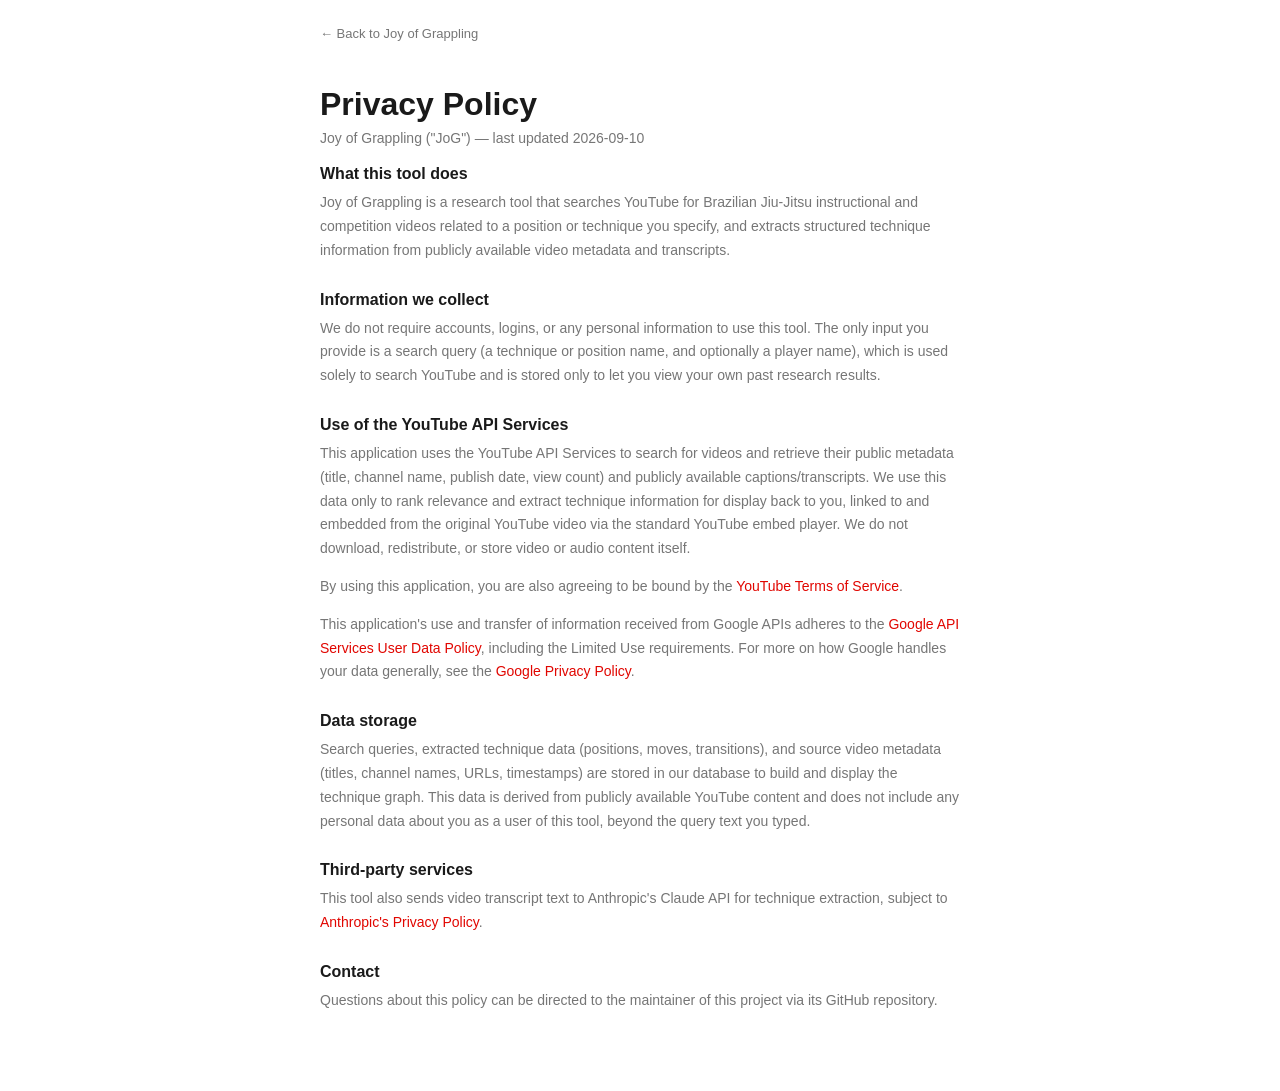
<file: frontend/privacy.html>
<!doctype html>
<html lang="en">
<head>
<meta charset="utf-8" />
<title>Privacy Policy — Joy of Grappling</title>
<link rel="icon" href="data:image/svg+xml,<svg xmlns=%22http://www.w3.org/2000/svg%22 viewBox=%220 0 100 100%22><text y=%22.9em%22 font-size=%2290%22>🎮</text></svg>" />
<link rel="stylesheet" href="style.css" />
</head>
<body>
  <main class="legal-page">
    <a class="back-link" href="index.html">← Back to Joy of Grappling</a>
    <header>
      <h1>Privacy Policy</h1>
      <p class="subtitle">Joy of Grappling ("JoG") — last updated 2026-09-10</p>
    </header>
    <h2>What this tool does</h2>
    <p>Joy of Grappling is a research tool that searches YouTube for Brazilian
    Jiu-Jitsu instructional and competition videos related to a position or
    technique you specify, and extracts structured technique information
    from publicly available video metadata and transcripts.</p>

    <h2>Information we collect</h2>
    <p>We do not require accounts, logins, or any personal information to use
    this tool. The only input you provide is a search query (a technique or
    position name, and optionally a player name), which is used solely to
    search YouTube and is stored only to let you view your own past research
    results.</p>

    <h2>Use of the YouTube API Services</h2>
    <p>This application uses the YouTube API Services to search for videos
    and retrieve their public metadata (title, channel name, publish date,
    view count) and publicly available captions/transcripts. We use this
    data only to rank relevance and extract technique information for
    display back to you, linked to and embedded from the original YouTube
    video via the standard YouTube embed player. We do not download,
    redistribute, or store video or audio content itself.</p>

    <p>By using this application, you are also agreeing to be bound by the
    <a href="https://www.youtube.com/t/terms" target="_blank" rel="noopener">YouTube Terms of Service</a>.</p>

    <p>This application's use and transfer of information received from
    Google APIs adheres to the
    <a href="https://developers.google.com/terms/api-services-user-data-policy" target="_blank" rel="noopener">Google API Services User Data Policy</a>,
    including the Limited Use requirements. For more on how Google handles
    your data generally, see the
    <a href="https://policies.google.com/privacy" target="_blank" rel="noopener">Google Privacy Policy</a>.</p>

    <h2>Data storage</h2>
    <p>Search queries, extracted technique data (positions, moves,
    transitions), and source video metadata (titles, channel names, URLs,
    timestamps) are stored in our database to build and display the
    technique graph. This data is derived from publicly available YouTube
    content and does not include any personal data about you as a user of
    this tool, beyond the query text you typed.</p>

    <h2>Third-party services</h2>
    <p>This tool also sends video transcript text to Anthropic's Claude API
    for technique extraction, subject to
    <a href="https://www.anthropic.com/legal/privacy" target="_blank" rel="noopener">Anthropic's Privacy Policy</a>.</p>

    <h2>Contact</h2>
    <p>Questions about this policy can be directed to the maintainer of this
    project via its GitHub repository.</p>
  </main>
</body>
</html>
</file>
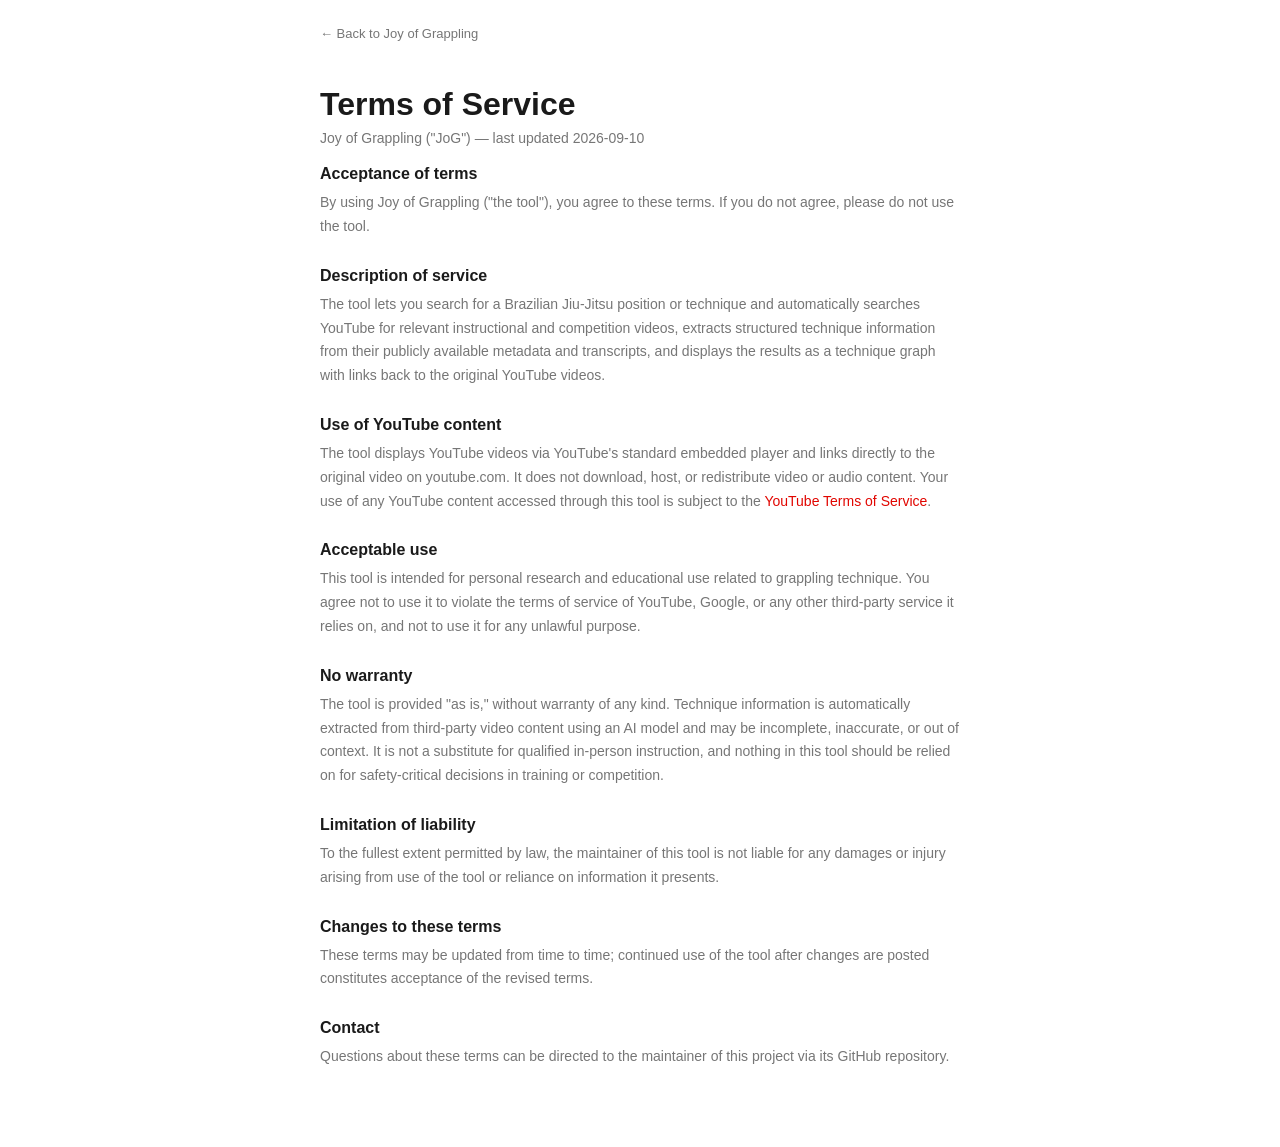
<file: frontend/terms.html>
<!doctype html>
<html lang="en">
<head>
<meta charset="utf-8" />
<title>Terms of Service — Joy of Grappling</title>
<link rel="icon" href="data:image/svg+xml,<svg xmlns=%22http://www.w3.org/2000/svg%22 viewBox=%220 0 100 100%22><text y=%22.9em%22 font-size=%2290%22>🎮</text></svg>" />
<link rel="stylesheet" href="style.css" />
</head>
<body>
  <main class="legal-page">
    <a class="back-link" href="index.html">← Back to Joy of Grappling</a>
    <header>
      <h1>Terms of Service</h1>
      <p class="subtitle">Joy of Grappling ("JoG") — last updated 2026-09-10</p>
    </header>
    <h2>Acceptance of terms</h2>
    <p>By using Joy of Grappling ("the tool"), you agree to these terms. If
    you do not agree, please do not use the tool.</p>

    <h2>Description of service</h2>
    <p>The tool lets you search for a Brazilian Jiu-Jitsu position or
    technique and automatically searches YouTube for relevant instructional
    and competition videos, extracts structured technique information from
    their publicly available metadata and transcripts, and displays the
    results as a technique graph with links back to the original YouTube
    videos.</p>

    <h2>Use of YouTube content</h2>
    <p>The tool displays YouTube videos via YouTube's standard embedded
    player and links directly to the original video on youtube.com. It does
    not download, host, or redistribute video or audio content. Your use of
    any YouTube content accessed through this tool is subject to the
    <a href="https://www.youtube.com/t/terms" target="_blank" rel="noopener">YouTube Terms of Service</a>.</p>

    <h2>Acceptable use</h2>
    <p>This tool is intended for personal research and educational use
    related to grappling technique. You agree not to use it to violate the
    terms of service of YouTube, Google, or any other third-party service it
    relies on, and not to use it for any unlawful purpose.</p>

    <h2>No warranty</h2>
    <p>The tool is provided "as is," without warranty of any kind. Technique
    information is automatically extracted from third-party video content
    using an AI model and may be incomplete, inaccurate, or out of context.
    It is not a substitute for qualified in-person instruction, and nothing
    in this tool should be relied on for safety-critical decisions in
    training or competition.</p>

    <h2>Limitation of liability</h2>
    <p>To the fullest extent permitted by law, the maintainer of this tool
    is not liable for any damages or injury arising from use of the tool or
    reliance on information it presents.</p>

    <h2>Changes to these terms</h2>
    <p>These terms may be updated from time to time; continued use of the
    tool after changes are posted constitutes acceptance of the revised
    terms.</p>

    <h2>Contact</h2>
    <p>Questions about these terms can be directed to the maintainer of this
    project via its GitHub repository.</p>
  </main>
</body>
</html>
</file>
<file: frontend/style.css>
:root {
  color-scheme: light;
  --bg: #ffffff;
  --panel: #fff8f8;
  --border: #ffd6d6;
  --text: #1a1a1a;
  --muted: #767676;
  --accent: #e10600;
}

* { box-sizing: border-box; }

body {
  margin: 0;
  font-family: -apple-system, BlinkMacSystemFont, "Segoe UI", sans-serif;
  background: var(--bg);
  color: var(--text);
  padding: 24px;
}

header h1 { margin-bottom: 4px; }
.subtitle { color: var(--muted); margin-top: 0; }

.status-indicator {
  display: inline-flex;
  align-items: center;
  gap: 6px;
  font-size: 13px;
  color: var(--muted);
  margin-top: 6px;
}

.status-dot {
  width: 9px;
  height: 9px;
  border-radius: 50%;
  display: inline-block;
  background: #999;
}
.status-dot.ready { background: #2ecc71; }
.status-dot.running { background: #f5a623; animation: pulse 1.4s infinite; }
.status-dot.blocked { background: #999; }
.status-dot.error { background: var(--accent); }

@keyframes pulse {
  0%, 100% { opacity: 1; }
  50% { opacity: 0.35; }
}

#research-form {
  display: flex;
  gap: 8px;
  margin: 20px 0;
}

#query-input, #player-input {
  flex: 1;
  padding: 10px 14px;
  border-radius: 8px;
  border: 1px solid var(--border);
  background: var(--panel);
  color: var(--text);
  font-size: 15px;
}

button {
  padding: 10px 18px;
  border-radius: 8px;
  border: none;
  background: var(--accent);
  color: white;
  font-weight: 600;
  cursor: pointer;
}

.status {
  padding: 10px 14px;
  border-radius: 8px;
  background: var(--panel);
  border: 1px solid var(--border);
  margin-bottom: 16px;
  color: var(--muted);
}

.saved-queries {
  display: flex;
  gap: 8px;
  flex-wrap: wrap;
  margin-bottom: 16px;
}

.saved-queries button {
  background: var(--panel);
  border: 1px solid var(--border);
  font-weight: 400;
  color: var(--text);
}

#results {
  display: grid;
  grid-template-columns: 2fr 1fr;
  gap: 20px;
}
#results[hidden] {
  /* #results's own ID-selector specificity otherwise beats the browser's
     built-in `[hidden] { display: none }` UA rule, silently un-hiding it. */
  display: none;
}

.graph-panel, .insights-panel {
  background: var(--panel);
  border: 1px solid var(--border);
  border-radius: 10px;
  padding: 16px;
}

#mindmap {
  height: 560px;
  border-radius: 8px;
  background: #0b0d12;
}

h2 { font-size: 15px; text-transform: uppercase; letter-spacing: 0.04em; color: var(--muted); }

#insights-list, #contested-list, #sources-list {
  list-style: none;
  padding: 0;
  margin: 0 0 20px 0;
}

#insights-list li, #contested-list li {
  padding: 10px 0;
  border-bottom: 1px solid var(--border);
  font-size: 14px;
  scroll-margin: 16px;
}

#insights-list li { cursor: pointer; }
#insights-list li .watch-btn { cursor: pointer; }

#insights-list li.insight-selected {
  background: rgba(255, 213, 74, 0.12);
  outline: 1px solid var(--accent);
  border-radius: 6px;
  padding: 10px 8px;
}

#sources-list li { padding: 6px 0; font-size: 14px; }
#sources-list a { color: var(--accent); }

.muted { color: var(--muted); font-size: 12px; }

.legend {
  display: flex;
  flex-wrap: wrap;
  gap: 10px;
  margin-bottom: 10px;
  font-size: 12px;
  color: var(--muted);
}
.legend-item { display: inline-flex; align-items: center; gap: 4px; }
.dot { width: 8px; height: 8px; border-radius: 50%; display: inline-block; }

.stage-filter {
  display: flex;
  flex-wrap: wrap;
  gap: 14px;
  margin-bottom: 10px;
  padding: 8px 10px;
  border: 1px solid var(--border);
  border-radius: 8px;
  font-size: 12px;
}

.stage-check {
  display: inline-flex;
  align-items: center;
  gap: 5px;
  cursor: pointer;
  color: var(--text);
}
.stage-check input { cursor: pointer; }

.graph-stats {
  margin-top: 8px;
  font-size: 12px;
  color: var(--muted);
  text-align: right;
}

.badge {
  display: inline-block;
  padding: 2px 8px;
  border-radius: 999px;
  font-size: 11px;
  font-weight: 600;
  text-transform: uppercase;
  margin-right: 6px;
}
.badge-established { background: #d9f7e3; color: #0f7a3f; }
.badge-emerging { background: #dbe6ff; color: #1d4ed8; }
.badge-contested { background: #ffd9d9; color: #c40000; }
.badge-signature { background: #eeeeee; color: #555555; }
.badge-unverified { background: #f2f2f2; color: #999999; }

.watch-row {
  margin-top: 6px;
  display: flex;
  flex-wrap: wrap;
  gap: 6px;
}

.watch-btn {
  padding: 3px 10px;
  border-radius: 6px;
  border: 1px solid var(--border);
  background: var(--panel);
  color: var(--accent);
  font-size: 12px;
  font-weight: 600;
  cursor: pointer;
}
.watch-btn:hover { background: #ffe5e5; }

.feedback-btn {
  padding: 3px 9px;
  border-radius: 6px;
  border: 1px solid var(--border);
  background: var(--panel);
  font-size: 13px;
  cursor: pointer;
  line-height: 1.4;
}
.feedback-btn:hover { background: #ffe5e5; }
.feedback-btn:disabled { opacity: 0.5; cursor: default; }
.feedback-btn.feedback-sent { background: #ffe5e5; border-color: var(--accent); }
.feedback-delete { color: var(--accent); font-weight: 700; }

.player-slot:empty { display: none; }

.player-wrap {
  position: relative;
  width: 100%;
  padding-top: 56.25%;
  margin-top: 10px;
  border-radius: 8px;
  overflow: hidden;
  background: #000;
}
.player-wrap iframe {
  position: absolute;
  inset: 0;
  width: 100%;
  height: 100%;
  border: 0;
}

.quote {
  margin-top: 6px;
  font-size: 12px;
  font-style: italic;
  color: var(--muted);
}

@media (max-width: 900px) {
  #results { grid-template-columns: 1fr; }
}

/* Legal pages (privacy.html, terms.html) */

.legal-page {
  max-width: 640px;
  margin: 0 auto;
  padding-bottom: 40px;
}

.legal-page .back-link {
  display: inline-block;
  margin-bottom: 24px;
  color: var(--muted);
  font-size: 13px;
  text-decoration: none;
}
.legal-page .back-link:hover { color: var(--accent); }

.legal-page h2 {
  color: var(--text);
  text-transform: none;
  letter-spacing: normal;
  font-size: 16px;
  margin: 28px 0 8px;
}
.legal-page h2:first-of-type { margin-top: 0; }

.legal-page p {
  color: var(--muted);
  line-height: 1.7;
  font-size: 14px;
  margin: 0 0 14px;
}

.legal-page a { color: var(--accent); text-decoration: none; }
.legal-page a:hover { text-decoration: underline; }

footer a { color: var(--muted); text-decoration: none; }
footer a:hover { color: var(--accent); }
</file>
